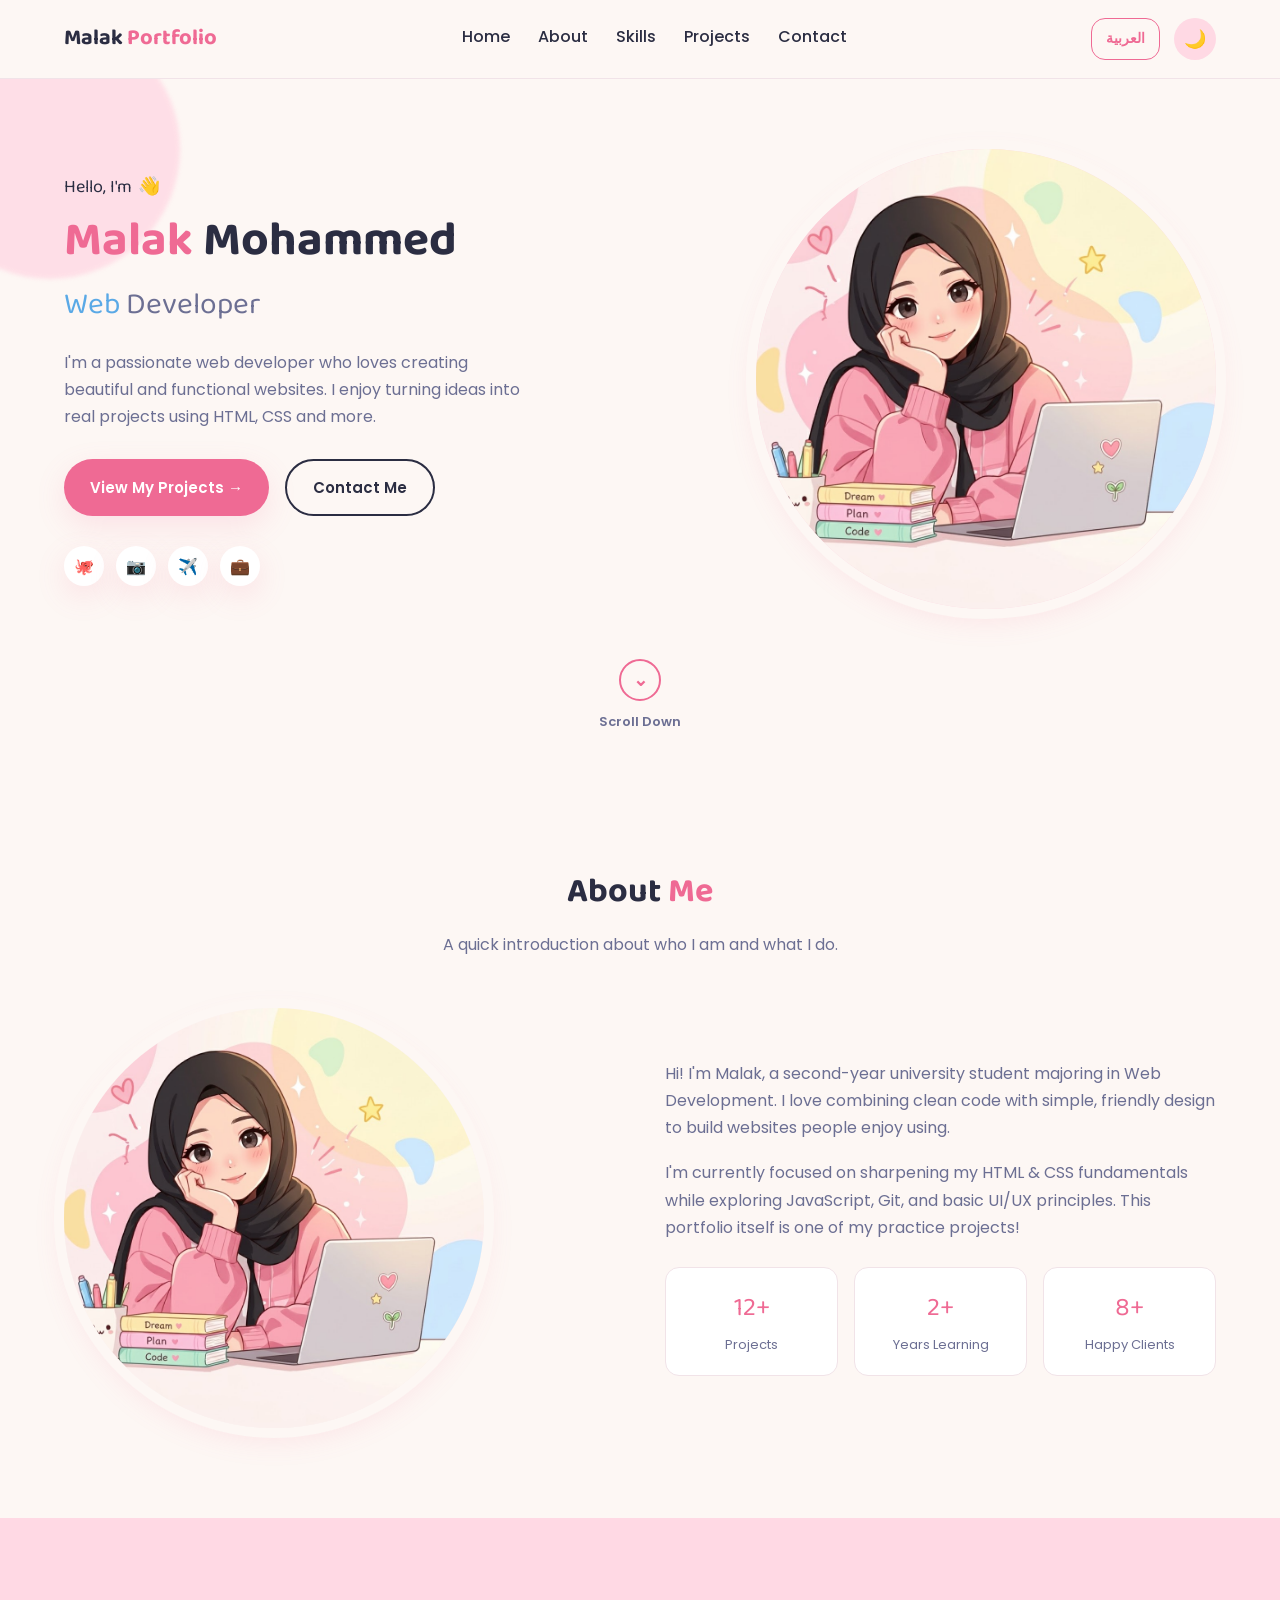
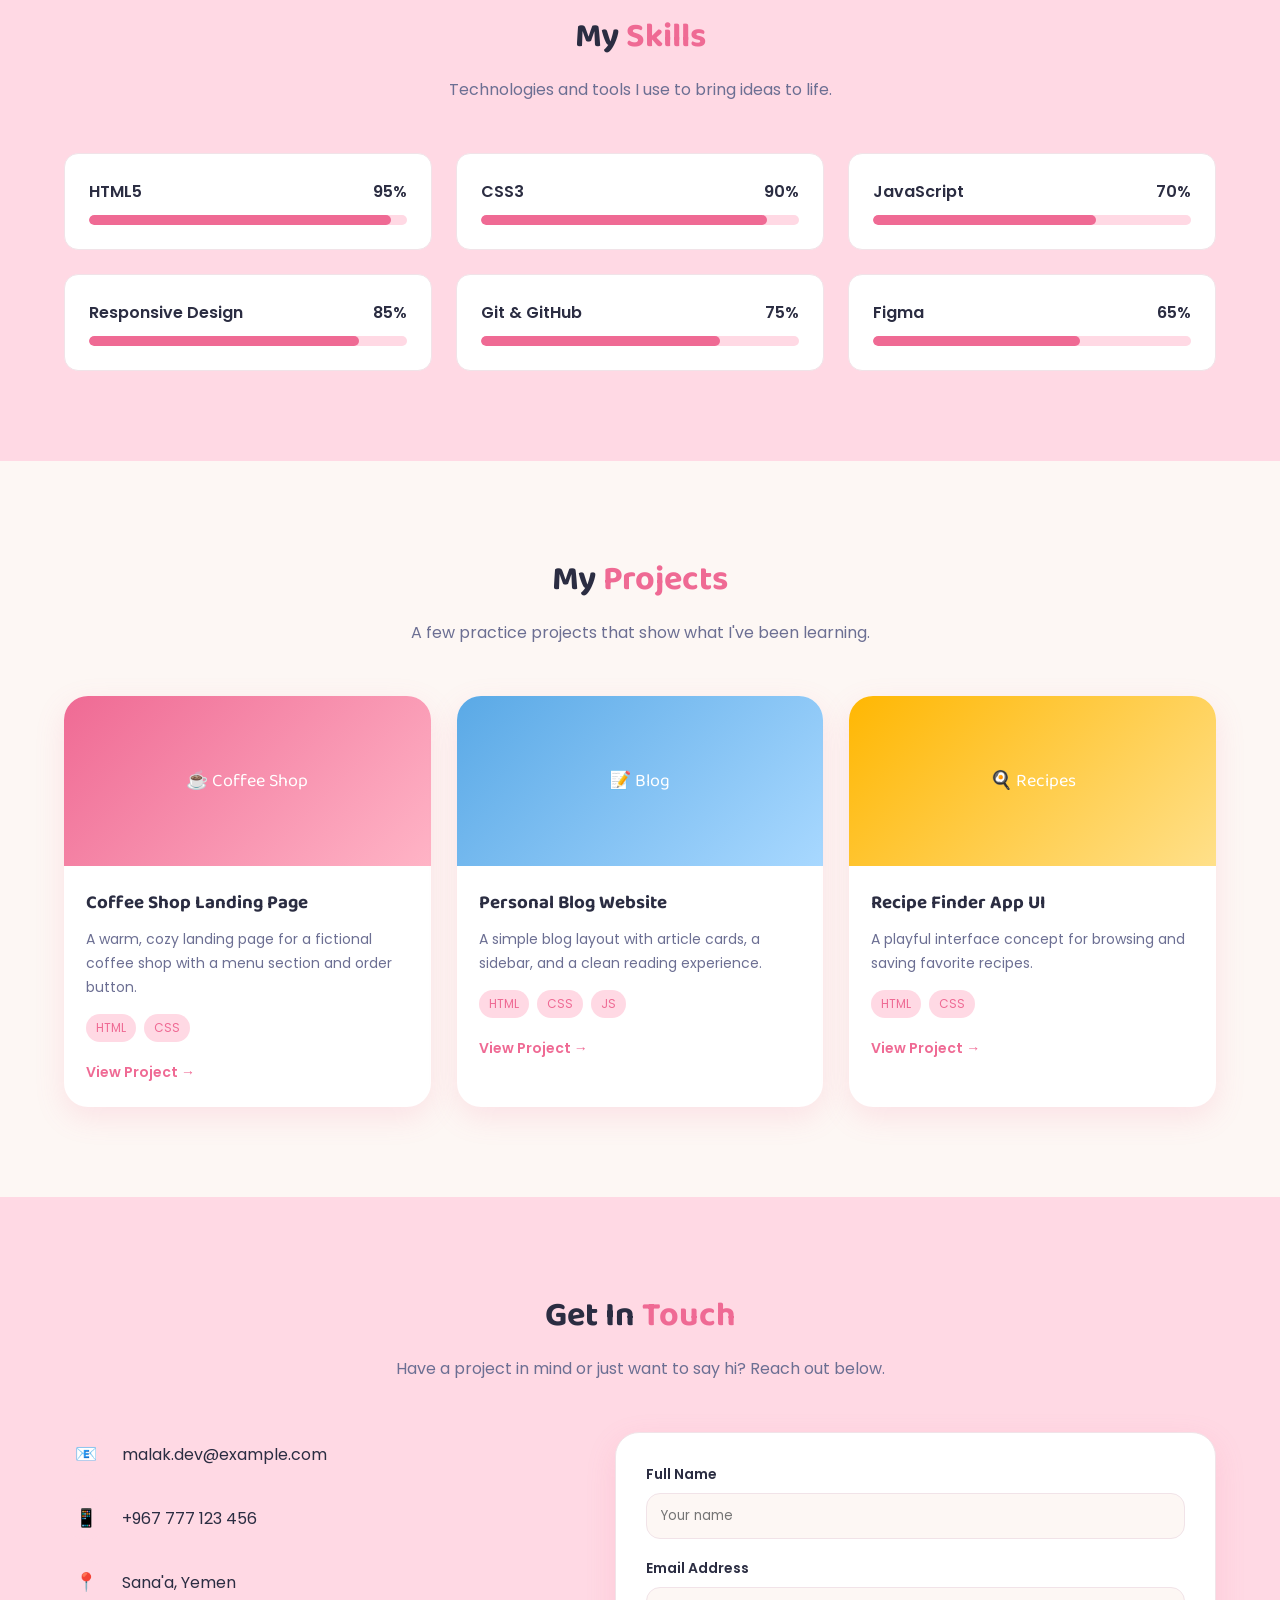
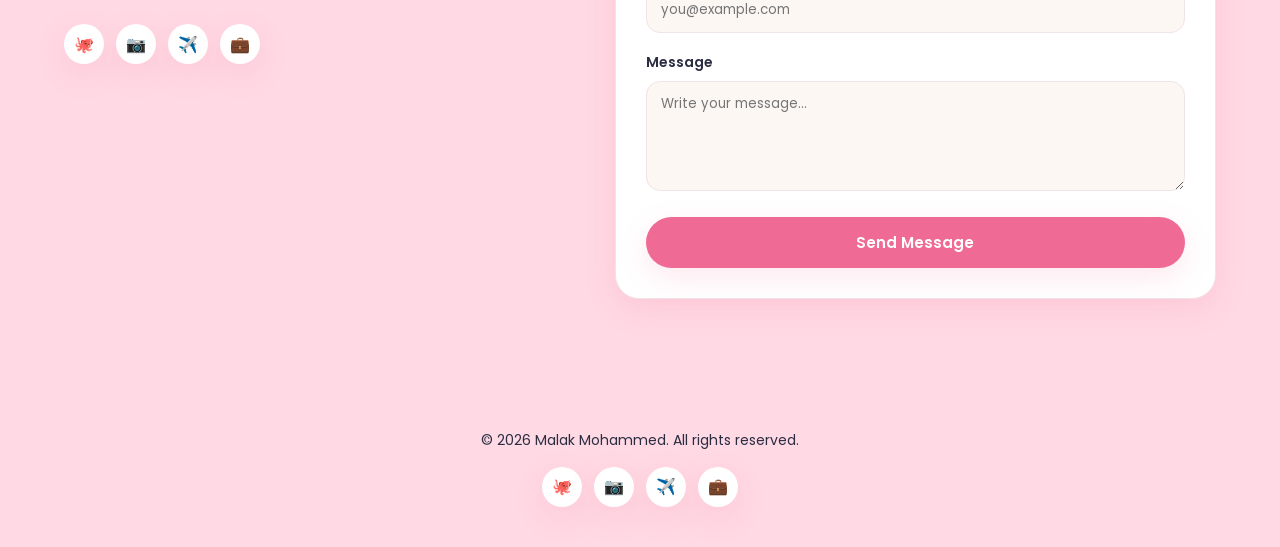
<file: index.html>
<!--
  ملف index.html - النسخة الإنجليزية (الاتجاه LTR من اليسار لليمين)
  هذا هو الهيكل (Structure) الخاص بالموقع، بينما الشكل والألوان موجودة في style.css
  أي عنصر هنا له class="..." فهذا يعني أن تنسيقه موجود في ملف CSS بنفس اسم الكلاس
-->
<!DOCTYPE html>
<!-- DOCTYPE يخبر المتصفح أن هذا المستند مكتوب بآخر نسخة من HTML (HTML5) -->
<html lang="en" dir="ltr">
  <!-- lang="en" يخبر المتصفح ومحركات البحث أن لغة المحتوى إنجليزية -->
  <!-- dir="ltr" يحدد اتجاه الكتابة من اليسار لليمين (الوضع الطبيعي للإنجليزية) -->

  <head>
    <!-- كل ما بداخل head لا يظهر على الصفحة مباشرة، بل معلومات تهيئة للمتصفح -->
    <meta charset="UTF-8" />
    <!-- يحدد ترميز الأحرف UTF-8 حتى تظهر كل الرموز والإيموجي بشكل صحيح -->
    <meta name="viewport" content="width=device-width, initial-scale=1.0" />
    <!-- يجعل الصفحة تتكيف تلقائياً مع عرض شاشة الجهاز (موبايل/تابلت/كمبيوتر) -->
    <title>Malak Mohammed | Web Developer Portfolio</title>
    <!-- العنوان الذي يظهر في تبويب المتصفح -->

    <!-- استيراد خطوط Google Fonts: Baloo 2 للعناوين المستديرة، Poppins للنصوص العادية -->
    <link rel="preconnect" href="https://fonts.googleapis.com" />
    <link rel="preconnect" href="https://fonts.gstatic.com" crossorigin />
    <link
      href="https://fonts.googleapis.com/css2?family=Baloo+2:wght@500;600;700&family=Poppins:wght@400;500;600&display=swap"
      rel="stylesheet"
    />

    <!-- ربط ملف التنسيق الخارجي: كل شكل وألوان هذه الصفحة موجودة هناك -->
    <link rel="stylesheet" href="style.css" />
  </head>

  <body>
    <!-- checkbox مخفي خاص بتبديل الوضع الليلي، يجب أن يكون أول عنصر داخل body
         حتى نقدر نستخدم محدد CSS الأخوة ( ~ ) على العنصر اللي بعده مباشرة -->
    <input type="checkbox" id="theme-toggle" />

    <!-- كل محتوى الصفحة بالكامل محاط بهذا العنصر، لأن CSS يستهدفه عند تفعيل الوضع الليلي -->
    <div class="page-wrapper">
      <!-- ====================== الهيدر وشريط التنقل ====================== -->
      <header class="navbar">
        <div class="container">
          <!-- شعار الموقع، يحتوي على اسم مميز داخل span -->
          <div class="logo">Malak <span>Portfolio</span></div>

          <!-- روابط القائمة، كل رابط يشير إلى id موجود في قسم معين بالصفحة
               وهذا ما يجعلها "تنتقل" عند الضغط (Anchor Links) -->
          <nav class="nav-links">
            <a href="#home">Home</a>
            <a href="#about">About</a>
            <a href="#skills">Skills</a>
            <a href="#projects">Projects</a>
            <a href="#contact">Contact</a>
          </nav>

          <div class="nav-actions">
            <!-- رابط تبديل اللغة: ينقل المستخدم لملف الصفحة العربية بالكامل
                 (لأننا نستخدم HTML/CSS فقط بدون JavaScript، فالتبديل يتم بصفحة منفصلة) -->
            <a href="index-ar.html" class="lang-switch">العربية</a>

            <!-- label مرتبط بالـ checkbox عن طريق for="theme-toggle"
                 الضغط على label هذا يُعتبر نفس الضغط على checkbox نفسه -->
            <label for="theme-toggle" class="theme-label" aria-label="Toggle dark mode">
              <span class="icon-moon">🌙</span>
              <span class="icon-sun">☀️</span>
            </label>
          </div>
        </div>
      </header>

      <!-- ====================== قسم الهيرو (الصفحة الرئيسية) ====================== -->
      <section class="hero" id="home">
        <!-- بلوب وردي واحد فقط للتجميل، بعيداً عن الصورة حتى لا يتعارض مع ألوانها الداخلية -->
        <div class="blob blob-pink"></div>

        <div class="container">
          <!-- العمود الأول: النص والأزرار -->
          <div class="hero-text">
            <p class="hero-greeting">Hello, I'm <span>👋</span></p>

            <h1>
              <span class="highlight">Malak</span> Mohammed
            </h1>

            <p class="role"><span class="highlight-blue">Web</span> Developer</p>

            <p class="description">
              I'm a passionate web developer who loves creating beautiful and
              functional websites. I enjoy turning ideas into real projects
              using HTML, CSS and more.
            </p>

            <div class="hero-buttons">
              <!-- زر يأخذ المستخدم مباشرة لقسم Projects عن طريق الرابط #projects -->
              <a href="#projects" class="btn btn-primary">View My Projects →</a>
              <!-- زر يأخذ المستخدم مباشرة لقسم Contact -->
              <a href="#contact" class="btn btn-outline">Contact Me</a>
            </div>

            <!-- أيقونات التواصل الاجتماعي، كل واحدة رابط خارجي حقيقي قابل للنقر -->
            <div class="social-icons">
              <a href="https://github.com" target="_blank" rel="noopener">🐙</a>
              <a href="https://instagram.com" target="_blank" rel="noopener">📷</a>
              <a href="https://t.me" target="_blank" rel="noopener">✈️</a>
              <a href="https://linkedin.com" target="_blank" rel="noopener">💼</a>
            </div>
          </div>

          <!-- العمود الثاني: صورة الشخصية -->
          <div class="hero-image-wrap">
            <!-- illustration.png صورة نظيفة ومربعة بدون أي نص زائد، class="portrait-crop" يجعلها تملأ الشكل الدائري بتناسق -->
            <img src="illustration.png" alt="Illustration of Malak working on her laptop" class="portrait-crop" />
          </div>
        </div>

        <!-- رابط حقيقي (<a>) وليس مجرد نص، لذلك هو قابل للنقر فعلياً وينقل المستخدم بسلاسة لقسم About بفضل href="#about" و scroll-behavior:smooth في CSS -->
        <a href="#about" class="scroll-hint">
          <span class="scroll-circle">⌄</span>
          <span>Scroll Down</span>
        </a>
      </section>

      <!-- ====================== قسم About (نبذة عني) ====================== -->
      <section class="section" id="about">
        <div class="container">
          <h2 class="section-title">About <span class="highlight">Me</span></h2>
          <p class="section-subtitle">
            A quick introduction about who I am and what I do.
          </p>

          <div class="about-grid">
            <!-- نفس الصورة تُستخدم هنا بقص مختلف لإظهارها كصورة شخصية مربعة -->
            <div class="about-image">
              <img src="illustration.png" alt="Malak Mohammed portrait" class="portrait-crop" />
            </div>

            <div class="about-text">
              <p>
                Hi! I'm Malak, a second-year university student majoring in
                Web Development. I love combining clean code with simple,
                friendly design to build websites people enjoy using.
              </p>
              <p>
                I'm currently focused on sharpening my HTML &amp; CSS
                fundamentals while exploring JavaScript, Git, and basic UI/UX
                principles. This portfolio itself is one of my practice
                projects!
              </p>

              <!-- بطاقات إحصائية وهمية فقط للعرض -->
              <div class="about-stats">
                <div class="stat-card">
                  <span class="number">12+</span>
                  <span class="label">Projects</span>
                </div>
                <div class="stat-card">
                  <span class="number">2+</span>
                  <span class="label">Years Learning</span>
                </div>
                <div class="stat-card">
                  <span class="number">8+</span>
                  <span class="label">Happy Clients</span>
                </div>
              </div>
            </div>
          </div>
        </div>
      </section>

      <!-- ====================== قسم Skills (المهارات) ====================== -->
      <section class="section" id="skills" style="background:var(--color-primary-light)">
        <!-- خلفية وردية فاتحة مباشرة هنا لتمييز هذا القسم عن الأقسام المجاورة -->
        <div class="container">
          <h2 class="section-title">My <span class="highlight">Skills</span></h2>
          <p class="section-subtitle">
            Technologies and tools I use to bring ideas to life.
          </p>

          <div class="skills-grid">
            <!-- كل بطاقة مهارة فيها اسم ونسبة مئوية، والعرض الفعلي للشريط
                 يتحدد بالسمة style="width:...%" لأن كل مهارة نسبتها مختلفة -->
            <div class="skill-card">
              <div class="skill-top"><span>HTML5</span><span>95%</span></div>
              <div class="progress-bar"><div class="progress-fill" style="width: 95%"></div></div>
            </div>

            <div class="skill-card">
              <div class="skill-top"><span>CSS3</span><span>90%</span></div>
              <div class="progress-bar"><div class="progress-fill" style="width: 90%"></div></div>
            </div>

            <div class="skill-card">
              <div class="skill-top"><span>JavaScript</span><span>70%</span></div>
              <div class="progress-bar"><div class="progress-fill" style="width: 70%"></div></div>
            </div>

            <div class="skill-card">
              <div class="skill-top"><span>Responsive Design</span><span>85%</span></div>
              <div class="progress-bar"><div class="progress-fill" style="width: 85%"></div></div>
            </div>

            <div class="skill-card">
              <div class="skill-top"><span>Git &amp; GitHub</span><span>75%</span></div>
              <div class="progress-bar"><div class="progress-fill" style="width: 75%"></div></div>
            </div>

            <div class="skill-card">
              <div class="skill-top"><span>Figma</span><span>65%</span></div>
              <div class="progress-bar"><div class="progress-fill" style="width: 65%"></div></div>
            </div>
          </div>
        </div>
      </section>

      <!-- ====================== قسم Projects (المشاريع) ====================== -->
      <section class="section" id="projects">
        <div class="container">
          <h2 class="section-title">My <span class="highlight">Projects</span></h2>
          <p class="section-subtitle">
            A few practice projects that show what I've been learning.
          </p>

          <div class="projects-grid">
            <!-- بطاقة مشروع 1 -->
            <article class="project-card">
              <div class="project-thumb thumb-1">☕ Coffee Shop</div>
              <div class="project-body">
                <h3>Coffee Shop Landing Page</h3>
                <p>A warm, cozy landing page for a fictional coffee shop with a menu section and order button.</p>
                <div class="project-tags"><span>HTML</span><span>CSS</span></div>
                <a href="https://github.com" target="_blank" rel="noopener" class="project-link">View Project →</a>
              </div>
            </article>

            <!-- بطاقة مشروع 2 -->
            <article class="project-card">
              <div class="project-thumb thumb-2">📝 Blog</div>
              <div class="project-body">
                <h3>Personal Blog Website</h3>
                <p>A simple blog layout with article cards, a sidebar, and a clean reading experience.</p>
                <div class="project-tags"><span>HTML</span><span>CSS</span><span>JS</span></div>
                <a href="https://github.com" target="_blank" rel="noopener" class="project-link">View Project →</a>
              </div>
            </article>

            <!-- بطاقة مشروع 3 -->
            <article class="project-card">
              <div class="project-thumb thumb-3">🍳 Recipes</div>
              <div class="project-body">
                <h3>Recipe Finder App UI</h3>
                <p>A playful interface concept for browsing and saving favorite recipes.</p>
                <div class="project-tags"><span>HTML</span><span>CSS</span></div>
                <a href="https://github.com" target="_blank" rel="noopener" class="project-link">View Project →</a>
              </div>
            </article>
          </div>
        </div>
      </section>

      <!-- ====================== قسم Contact (التواصل) ====================== -->
      <section class="section" id="contact" style="background:var(--color-primary-light)">
        <div class="container">
          <h2 class="section-title">Get In <span class="highlight">Touch</span></h2>
          <p class="section-subtitle">
            Have a project in mind or just want to say hi? Reach out below.
          </p>

          <div class="contact-grid">
            <!-- معلومات التواصل المباشرة (بيانات وهمية) -->
            <div class="contact-info">
              <div class="info-item">
                <span class="info-icon">📧</span>
                <span>malak.dev@example.com</span>
              </div>
              <div class="info-item">
                <span class="info-icon">📱</span>
                <span>+967 777 123 456</span>
              </div>
              <div class="info-item">
                <span class="info-icon">📍</span>
                <span>Sana'a, Yemen</span>
              </div>

              <div class="social-icons">
                <a href="https://github.com" target="_blank" rel="noopener">🐙</a>
                <a href="https://instagram.com" target="_blank" rel="noopener">📷</a>
                <a href="https://t.me" target="_blank" rel="noopener">✈️</a>
                <a href="https://linkedin.com" target="_blank" rel="noopener">💼</a>
              </div>
            </div>

            <!-- نموذج تواصل: بما أنه لا يوجد JavaScript أو سيرفر، action="#"
                 يعني أن الضغط على إرسال سيعيد تحميل نفس الصفحة فقط (للعرض التوضيحي) -->
            <form class="contact-form" action="#" method="get">
              <div class="form-group">
                <label for="name">Full Name</label>
                <!-- required تجعل المتصفح يرفض الإرسال إذا كان الحقل فارغاً، تحقق بدون JavaScript -->
                <input type="text" id="name" name="name" placeholder="Your name" required />
              </div>
              <div class="form-group">
                <label for="email">Email Address</label>
                <input type="email" id="email" name="email" placeholder="you@example.com" required />
              </div>
              <div class="form-group">
                <label for="message">Message</label>
                <textarea id="message" name="message" placeholder="Write your message..." required></textarea>
              </div>
              <button type="submit" class="btn btn-primary">Send Message</button>
            </form>
          </div>
        </div>
      </section>

      <!-- ====================== الفوتر ====================== -->
      <footer class="footer">
        <p>© 2026 Malak Mohammed. All rights reserved.</p>
        <div class="social-icons">
          <a href="https://github.com" target="_blank" rel="noopener">🐙</a>
          <a href="https://instagram.com" target="_blank" rel="noopener">📷</a>
          <a href="https://t.me" target="_blank" rel="noopener">✈️</a>
          <a href="https://linkedin.com" target="_blank" rel="noopener">💼</a>
        </div>
      </footer>
    </div>
    <!-- نهاية .page-wrapper -->
  </body>
</html>
</file>
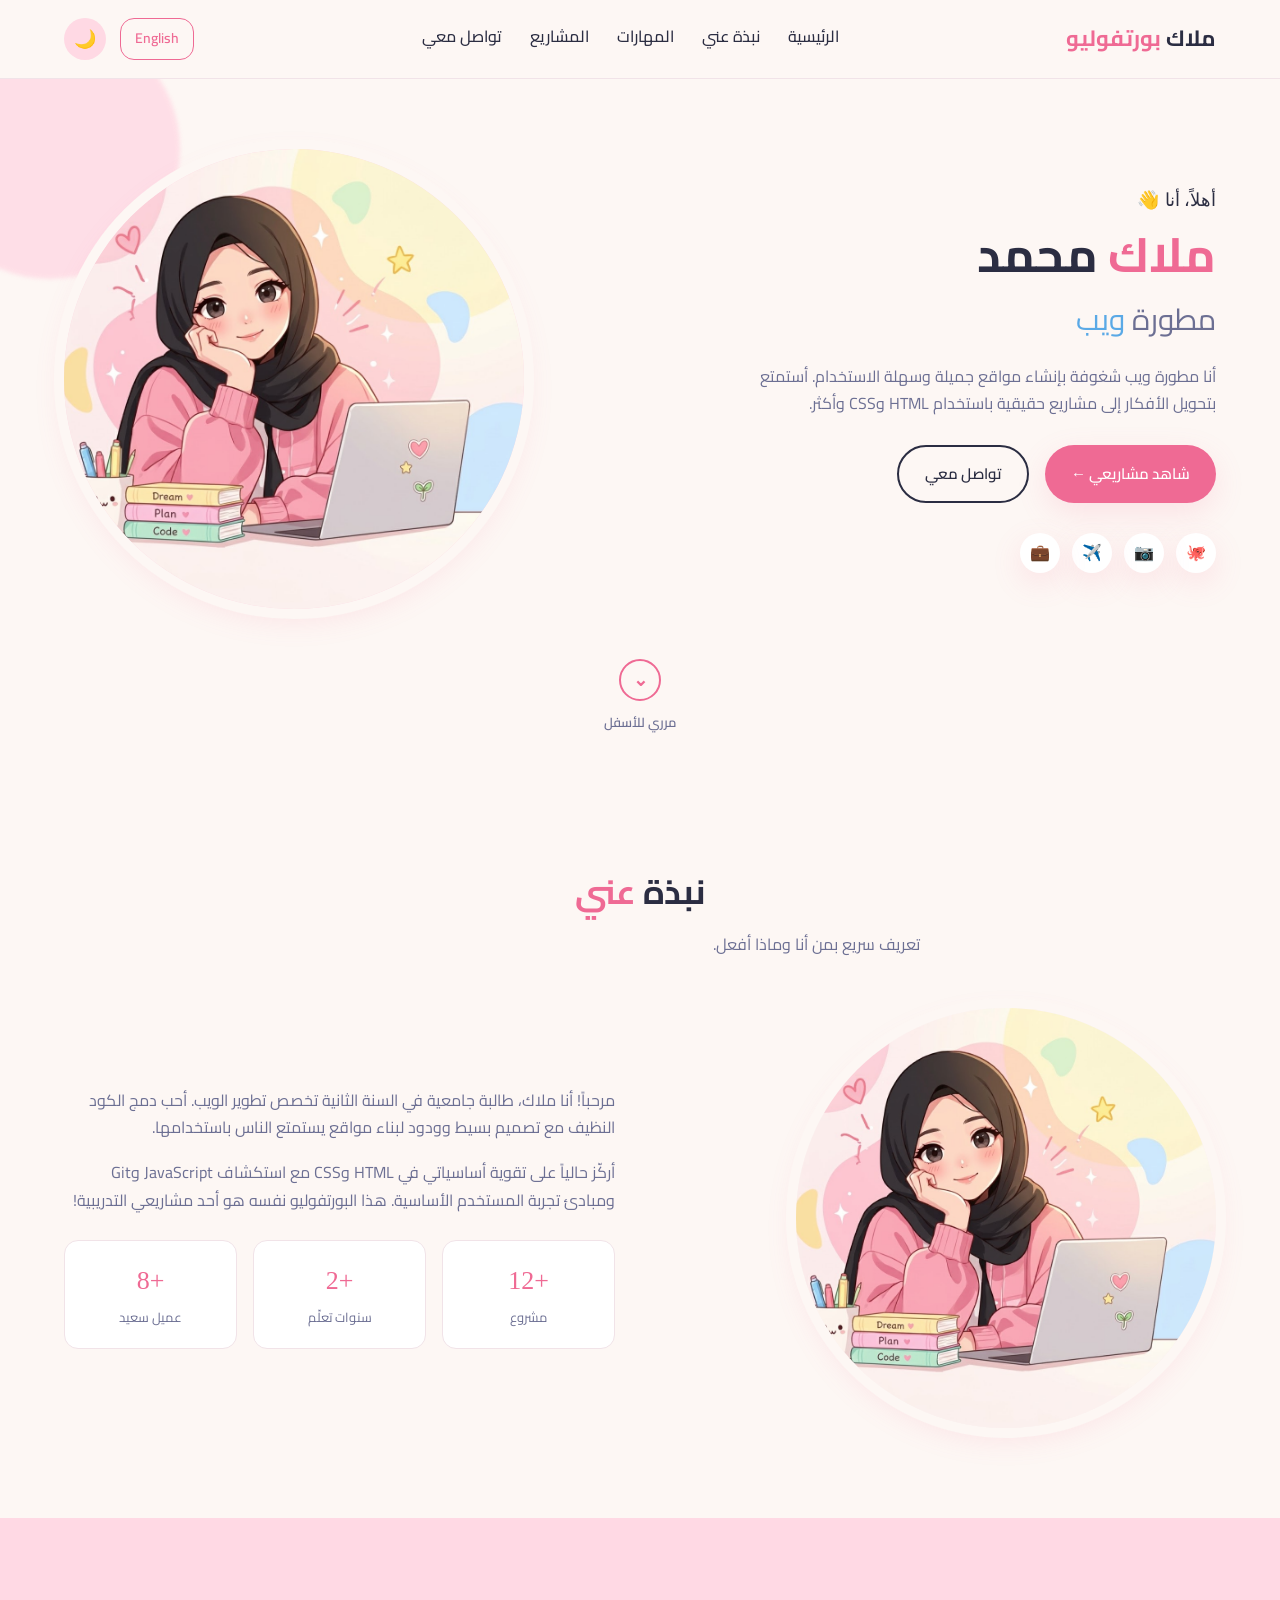
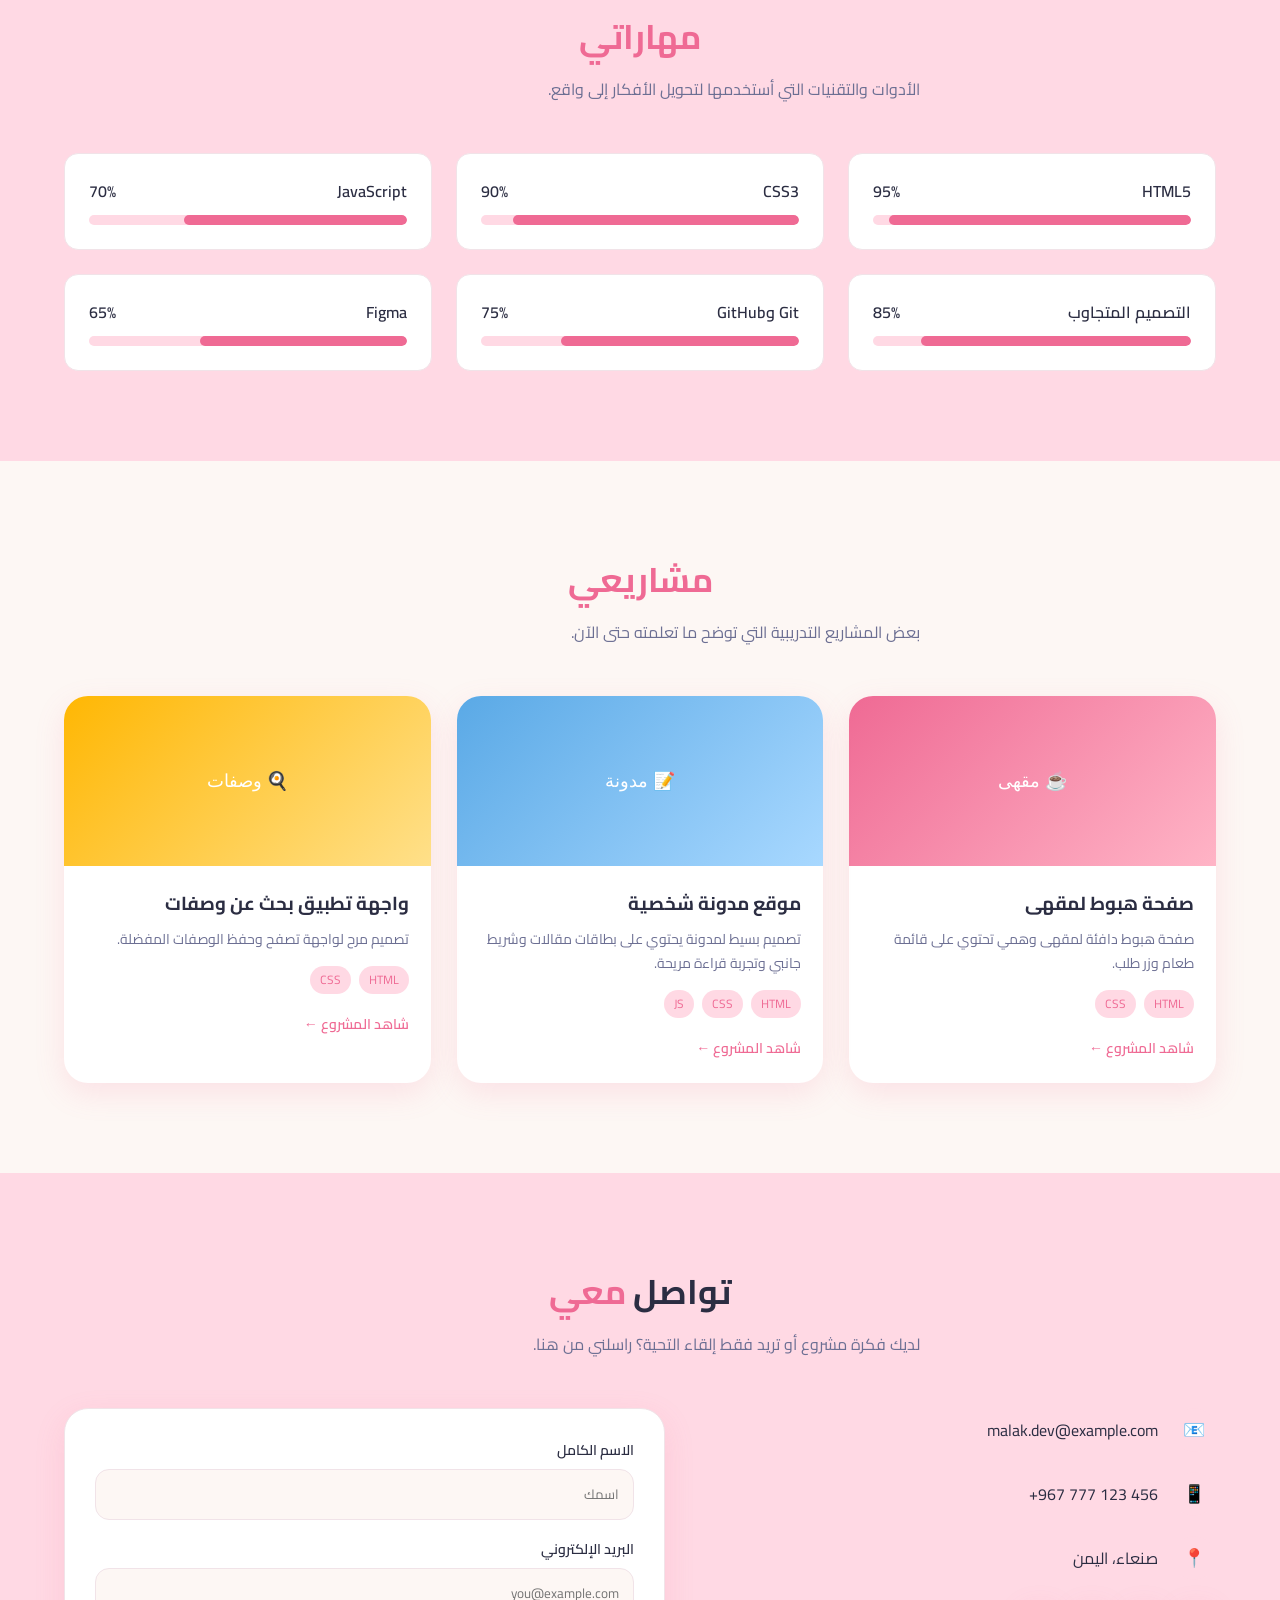
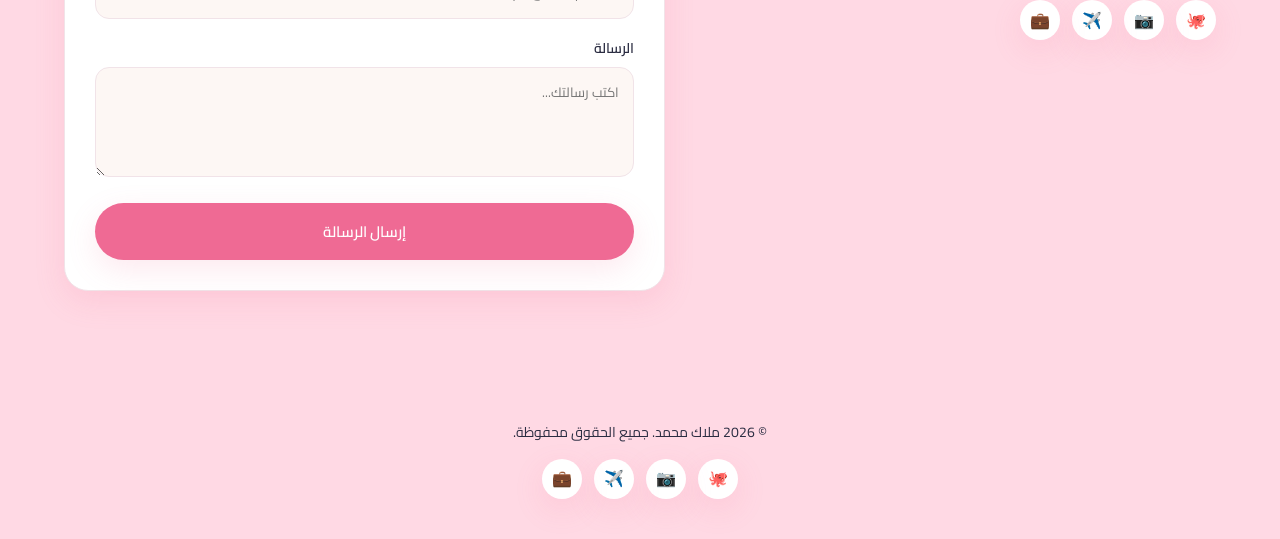
<file: index-ar.html>
<!--
  ملف index-ar.html - النسخة العربية (الاتجاه RTL من اليمين لليسار)
  نفس بالضبط هيكل index.html لكن النصوص مترجمة، و dir="rtl" يقلب اتجاه الصفحة تلقائياً
  (الشعار ينتقل لليمين، القائمة والأزرار تتوزع بعكس الاتجاه، وهكذا)
-->
<!DOCTYPE html>
<html lang="ar" dir="rtl">
  <!-- lang="ar" = اللغة عربية. dir="rtl" = الكتابة من اليمين لليسار، وهذا ما يفعّل
       قواعد [dir="rtl"] الموجودة في ملف style.css تلقائياً -->

  <head>
    <meta charset="UTF-8" />
    <meta name="viewport" content="width=device-width, initial-scale=1.0" />
    <title>ملاك محمد | بورتفوليو مطورة ويب</title>

    <!-- خط Cairo هو خط عربي مستدير ودود، يُستخدم فعلياً من داخل style.css
         عبر قاعدة [dir="rtl"] body { font-family: 'Cairo', sans-serif; } -->
    <link rel="preconnect" href="https://fonts.googleapis.com" />
    <link rel="preconnect" href="https://fonts.gstatic.com" crossorigin />
    <link
      href="https://fonts.googleapis.com/css2?family=Cairo:wght@500;600;700&display=swap"
      rel="stylesheet"
    />

    <!-- نفس ملف CSS المستخدم في النسخة الإنجليزية، لأن كل الألوان والأحجام مشتركة -->
    <link rel="stylesheet" href="style.css" />
  </head>

  <body>
    <!-- checkbox الوضع الليلي، نفس الفكرة المشروحة في index.html -->
    <input type="checkbox" id="theme-toggle" />

    <div class="page-wrapper">
      <!-- ====================== الهيدر وشريط التنقل ====================== -->
      <header class="navbar">
        <div class="container">
          <div class="logo">ملاك <span>بورتفوليو</span></div>

          <nav class="nav-links">
            <a href="#home">الرئيسية</a>
            <a href="#about">نبذة عني</a>
            <a href="#skills">المهارات</a>
            <a href="#projects">المشاريع</a>
            <a href="#contact">تواصل معي</a>
          </nav>

          <div class="nav-actions">
            <!-- الرجوع للنسخة الإنجليزية -->
            <a href="index.html" class="lang-switch">English</a>

            <label for="theme-toggle" class="theme-label" aria-label="تبديل الوضع الليلي">
              <span class="icon-moon">🌙</span>
              <span class="icon-sun">☀️</span>
            </label>
          </div>
        </div>
      </header>

      <!-- ====================== قسم الهيرو ====================== -->
      <section class="hero" id="home">
        <!-- بلوب وردي واحد فقط للتجميل، بعيداً عن الصورة حتى لا يتعارض مع ألوانها الداخلية -->
        <div class="blob blob-pink"></div>

        <div class="container">
          <div class="hero-text">
            <p class="hero-greeting">أهلاً، أنا <span>👋</span></p>

            <h1><span class="highlight">ملاك</span> محمد</h1>

            <p class="role">مطورة <span class="highlight-blue">ويب</span></p>

            <p class="description">
              أنا مطورة ويب شغوفة بإنشاء مواقع جميلة وسهلة الاستخدام.
              أستمتع بتحويل الأفكار إلى مشاريع حقيقية باستخدام HTML وCSS وأكثر.
            </p>

            <div class="hero-buttons">
              <a href="#projects" class="btn btn-primary">شاهد مشاريعي ←</a>
              <a href="#contact" class="btn btn-outline">تواصل معي</a>
            </div>

            <div class="social-icons">
              <a href="https://github.com" target="_blank" rel="noopener">🐙</a>
              <a href="https://instagram.com" target="_blank" rel="noopener">📷</a>
              <a href="https://t.me" target="_blank" rel="noopener">✈️</a>
              <a href="https://linkedin.com" target="_blank" rel="noopener">💼</a>
            </div>
          </div>

          <div class="hero-image-wrap">
            <!-- illustration.png صورة نظيفة ومربعة بدون أي نص زائد -->
            <img src="illustration.png" alt="رسمة توضيحية لملاك وهي تعمل على الحاسوب" class="portrait-crop" />
          </div>
        </div>

        <!-- رابط حقيقي (<a>) قابل للنقر، ينقل المستخدم بسلاسة لقسم "نبذة عني" -->
        <a href="#about" class="scroll-hint">
          <span class="scroll-circle">⌄</span>
          <span>مرري للأسفل</span>
        </a>
      </section>

      <!-- ====================== قسم نبذة عني ====================== -->
      <section class="section" id="about">
        <div class="container">
          <h2 class="section-title">نبذة <span class="highlight">عني</span></h2>
          <p class="section-subtitle">تعريف سريع بمن أنا وماذا أفعل.</p>

          <div class="about-grid">
            <div class="about-image">
              <img src="illustration.png" alt="صورة شخصية لملاك محمد" class="portrait-crop" />
            </div>

            <div class="about-text">
              <p>
                مرحباً! أنا ملاك، طالبة جامعية في السنة الثانية تخصص تطوير الويب.
                أحب دمج الكود النظيف مع تصميم بسيط وودود لبناء مواقع يستمتع الناس باستخدامها.
              </p>
              <p>
                أركّز حالياً على تقوية أساسياتي في HTML وCSS مع استكشاف JavaScript
                وGit ومبادئ تجربة المستخدم الأساسية. هذا البورتفوليو نفسه هو أحد مشاريعي التدريبية!
              </p>

              <div class="about-stats">
                <div class="stat-card">
                  <span class="number">+12</span>
                  <span class="label">مشروع</span>
                </div>
                <div class="stat-card">
                  <span class="number">+2</span>
                  <span class="label">سنوات تعلّم</span>
                </div>
                <div class="stat-card">
                  <span class="number">+8</span>
                  <span class="label">عميل سعيد</span>
                </div>
              </div>
            </div>
          </div>
        </div>
      </section>

      <!-- ====================== قسم المهارات ====================== -->
      <section class="section" id="skills" style="background:var(--color-primary-light)">
        <div class="container">
          <h2 class="section-title"><span class="highlight">مهاراتي</span></h2>
          <p class="section-subtitle">الأدوات والتقنيات التي أستخدمها لتحويل الأفكار إلى واقع.</p>

          <div class="skills-grid">
            <div class="skill-card">
              <div class="skill-top"><span>HTML5</span><span>95%</span></div>
              <div class="progress-bar"><div class="progress-fill" style="width: 95%"></div></div>
            </div>

            <div class="skill-card">
              <div class="skill-top"><span>CSS3</span><span>90%</span></div>
              <div class="progress-bar"><div class="progress-fill" style="width: 90%"></div></div>
            </div>

            <div class="skill-card">
              <div class="skill-top"><span>JavaScript</span><span>70%</span></div>
              <div class="progress-bar"><div class="progress-fill" style="width: 70%"></div></div>
            </div>

            <div class="skill-card">
              <div class="skill-top"><span>التصميم المتجاوب</span><span>85%</span></div>
              <div class="progress-bar"><div class="progress-fill" style="width: 85%"></div></div>
            </div>

            <div class="skill-card">
              <div class="skill-top"><span>Git وGitHub</span><span>75%</span></div>
              <div class="progress-bar"><div class="progress-fill" style="width: 75%"></div></div>
            </div>

            <div class="skill-card">
              <div class="skill-top"><span>Figma</span><span>65%</span></div>
              <div class="progress-bar"><div class="progress-fill" style="width: 65%"></div></div>
            </div>
          </div>
        </div>
      </section>

      <!-- ====================== قسم المشاريع ====================== -->
      <section class="section" id="projects">
        <div class="container">
          <h2 class="section-title"><span class="highlight">مشاريعي</span></h2>
          <p class="section-subtitle">بعض المشاريع التدريبية التي توضح ما تعلمته حتى الآن.</p>

          <div class="projects-grid">
            <article class="project-card">
              <div class="project-thumb thumb-1">☕ مقهى</div>
              <div class="project-body">
                <h3>صفحة هبوط لمقهى</h3>
                <p>صفحة هبوط دافئة لمقهى وهمي تحتوي على قائمة طعام وزر طلب.</p>
                <div class="project-tags"><span>HTML</span><span>CSS</span></div>
                <a href="https://github.com" target="_blank" rel="noopener" class="project-link">شاهد المشروع ←</a>
              </div>
            </article>

            <article class="project-card">
              <div class="project-thumb thumb-2">📝 مدونة</div>
              <div class="project-body">
                <h3>موقع مدونة شخصية</h3>
                <p>تصميم بسيط لمدونة يحتوي على بطاقات مقالات وشريط جانبي وتجربة قراءة مريحة.</p>
                <div class="project-tags"><span>HTML</span><span>CSS</span><span>JS</span></div>
                <a href="https://github.com" target="_blank" rel="noopener" class="project-link">شاهد المشروع ←</a>
              </div>
            </article>

            <article class="project-card">
              <div class="project-thumb thumb-3">🍳 وصفات</div>
              <div class="project-body">
                <h3>واجهة تطبيق بحث عن وصفات</h3>
                <p>تصميم مرح لواجهة تصفح وحفظ الوصفات المفضلة.</p>
                <div class="project-tags"><span>HTML</span><span>CSS</span></div>
                <a href="https://github.com" target="_blank" rel="noopener" class="project-link">شاهد المشروع ←</a>
              </div>
            </article>
          </div>
        </div>
      </section>

      <!-- ====================== قسم التواصل ====================== -->
      <section class="section" id="contact" style="background:var(--color-primary-light)">
        <div class="container">
          <h2 class="section-title">تواصل <span class="highlight">معي</span></h2>
          <p class="section-subtitle">لديك فكرة مشروع أو تريد فقط إلقاء التحية؟ راسلني من هنا.</p>

          <div class="contact-grid">
            <div class="contact-info">
              <div class="info-item">
                <span class="info-icon">📧</span>
                <span>malak.dev@example.com</span>
              </div>
              <div class="info-item">
                <span class="info-icon">📱</span>
                <!-- dir="ltr" هنا يجبر رقم الهاتف على الظهور بترتيبه الصحيح من اليسار لليمين حتى داخل صفحة عربية RTL -->
                <span dir="ltr">+967 777 123 456</span>
              </div>
              <div class="info-item">
                <span class="info-icon">📍</span>
                <span>صنعاء، اليمن</span>
              </div>

              <div class="social-icons">
                <a href="https://github.com" target="_blank" rel="noopener">🐙</a>
                <a href="https://instagram.com" target="_blank" rel="noopener">📷</a>
                <a href="https://t.me" target="_blank" rel="noopener">✈️</a>
                <a href="https://linkedin.com" target="_blank" rel="noopener">💼</a>
              </div>
            </div>

            <form class="contact-form" action="#" method="get">
              <div class="form-group">
                <label for="name">الاسم الكامل</label>
                <input type="text" id="name" name="name" placeholder="اسمك" required />
              </div>
              <div class="form-group">
                <label for="email">البريد الإلكتروني</label>
                <input type="email" id="email" name="email" placeholder="you@example.com" required />
              </div>
              <div class="form-group">
                <label for="message">الرسالة</label>
                <textarea id="message" name="message" placeholder="اكتب رسالتك..." required></textarea>
              </div>
              <button type="submit" class="btn btn-primary">إرسال الرسالة</button>
            </form>
          </div>
        </div>
      </section>

      <!-- ====================== الفوتر ====================== -->
      <footer class="footer">
        <p>© 2026 ملاك محمد. جميع الحقوق محفوظة.</p>
        <div class="social-icons">
          <a href="https://github.com" target="_blank" rel="noopener">🐙</a>
          <a href="https://instagram.com" target="_blank" rel="noopener">📷</a>
          <a href="https://t.me" target="_blank" rel="noopener">✈️</a>
          <a href="https://linkedin.com" target="_blank" rel="noopener">💼</a>
        </div>
      </footer>
    </div>
  </body>
</html>
</file>
<file: style.css>
/* ====================================================================
   ملف style.css
   هذا هو ملف التنسيق (CSS) المسؤول عن شكل وألوان وتخطيط الموقع بالكامل.
   يتم ربط هذا الملف بصفحات HTML عن طريق وسم <link rel="stylesheet" href="style.css">
   الموجود داخل <head> في كل صفحة HTML.
   كل "كلاس" (class) هنا مكتوب في هذا الملف، نفس الاسم موجود في HTML
   داخل السمة class="..." وهذا هو الرابط بين الملفين.
   ==================================================================== */

/* -----------------------------
   1) المتغيرات اللونية (CSS Variables)
   نعرّف هنا الألوان والخطوط مرة واحدة باسم متغير، بدل ما نكررها
   في كل سطر. أي عنصر في HTML يقدر يستخدم هذا المتغير عن طريق var(--اسم)
   ----------------------------- */
:root {
  /* اللون الوردي الأساسي (يظهر في العنوان والأزرار) */
  --color-primary: #ef6a94;          /* وردي غامق قليلاً */
  --color-primary-light: #ffd9e4;    /* وردي فاتح جداً يستخدم كخلفية */
  --color-secondary: #5aa9e6;        /* أزرق يستخدم لكلمة "Web" وبعض التفاصيل */
  --color-yellow: #ffd166;           /* أصفر للزخارف */
  --color-green: #b7e4c7;            /* أخضر فاتح للزخارف */
  --color-blue-soft: #cfe8ff;        /* أزرق فاتح للزخارف */
  --color-text: #2b2d42;             /* لون النص الأساسي (كحلي غامق) */
  --color-text-light: #6c6f93;       /* لون نص فاتح للفقرات الثانوية */
  --color-bg: #fdf7f4;               /* لون خلفية الموقع (بيج فاتح جداً) */
  --color-card: #ffffff;             /* لون خلفية الكروت/البطاقات */
  --color-border: #f1e3e8;           /* لون حدود خفيفة */
  --radius-lg: 24px;                 /* دائرية الحواف الكبيرة (كروت، صور) */
  --radius-md: 14px;                 /* دائرية الحواف المتوسطة (أزرار) */
  --shadow-soft: 0 10px 30px rgba(239, 106, 148, 0.15); /* ظل ناعم وردي */
  --font-heading: 'Baloo 2', cursive; /* خط العناوين المستدير الممتع */
  --font-body: 'Poppins', sans-serif; /* خط النصوص العادية */
}

/* -----------------------------
   2) إعادة ضبط عامة (Reset)
   المتصفحات تضيف هوامش افتراضية مختلفة، فنصفرها هنا كي يكون التصميم
   متطابق في كل المتصفحات ونتحكم نحن في المسافات يدوياً.
   ----------------------------- */
* {
  margin: 0;              /* إلغاء أي هامش خارجي افتراضي لكل العناصر */
  padding: 0;              /* إلغاء أي حشو داخلي افتراضي لكل العناصر */
  box-sizing: border-box;  /* العرض والارتفاع يحسبان مع الحدود والحشو وليس بدونهم، يسهل الحسابات */
}

html {
  scroll-behavior: smooth; /* عند الضغط على رابط داخلي (#about مثلاً) يتم التمرير بسلاسة بدل القفز المفاجئ */
}

body {
  font-family: var(--font-body); /* نستخدم متغير الخط اللي عرفناه فوق */
  background-color: var(--color-bg); /* لون خلفية الصفحة كاملة */
  color: var(--color-text);          /* لون النص الافتراضي لكل الصفحة */
  line-height: 1.7;                  /* المسافة بين سطور النص عشان القراءة تكون مريحة */
  overflow-x: hidden;                /* يمنع ظهور سكرول أفقي بسبب الأشكال الزخرفية الخارجة عن الحواف */
}

img {
  max-width: 100%;   /* الصورة لا تتجاوز عرض العنصر الحاوي لها أبداً */
  display: block;    /* إزالة الفراغ الصغير الذي يظهر أسفل الصور تلقائياً */
}

a {
  text-decoration: none; /* إزالة الخط السفلي الافتراضي من الروابط */
  color: inherit;         /* الرابط يأخذ لون النص من العنصر الأب بدل اللون الأزرق الافتراضي */
}

ul {
  list-style: none; /* إزالة النقاط الافتراضية من القوائم */
}

button {
  font-family: inherit; /* الأزرار تستخدم نفس خط الموقع وليس خط المتصفح الافتراضي */
  cursor: pointer;       /* شكل المؤشر يتحول ليد عند المرور فوق الزر، يدل أنه قابل للنقر */
  border: none;          /* إزالة الحدود الافتراضية للأزرار */
}

/* -----------------------------
   3) حاوية عامة لمحاذاة المحتوى في المنتصف
   ----------------------------- */
.container {
  width: 90%;           /* العرض 90% من الشاشة عشان يترك هامش جانبي */
  max-width: 1200px;    /* لا يتجاوز العرض 1200px حتى على الشاشات الكبيرة جداً */
  margin: 0 auto;       /* auto يمين ويسار = توسيط الحاوية أفقياً في الصفحة */
}

/* ====================================================================
   4) الوضع الليلي (Dark Mode) باستخدام خدعة الـ checkbox (CSS فقط بدون JavaScript)
   الفكرة: نضع input من نوع checkbox مخفي في أول الصفحة مباشرة بعد body،
   ثم نضع كل محتوى الصفحة داخل عنصر واحد اسمه .page-wrapper بعده مباشرة.
   بما أن checkbox و .page-wrapper أصبحا "إخوة" في نفس المستوى،
   نقدر نستخدم الرمز ~ (General Sibling) لنقول:
   "إذا كان checkbox معلّم (checked) غيّر متغيرات الألوان داخل .page-wrapper"
   وبما أن كل العناصر بالداخل تستخدم var(--color-...) فهي تتلون تلقائياً.
   ==================================================================== */
#theme-toggle {
  position: absolute; /* نخرجه من التدفق الطبيعي حتى لا يأخذ مساحة */
  opacity: 0;          /* نخفيه بصرياً لكنه يبقى موجود وقابل للنقر عن طريق label */
  pointer-events: none; /* نمنع النقر المباشر عليه (سننقر على label بدلاً منه) */
}

/* عندما يكون checkbox معلّم (checked) نعيد تعريف المتغيرات اللونية بقيم داكنة */
#theme-toggle:checked ~ .page-wrapper {
  --color-bg: #1b1b2f;        /* خلفية داكنة */
  --color-text: #f1f1f6;      /* نص فاتح يناسب الخلفية الداكنة */
  --color-text-light: #b8b8d1;/* نص ثانوي أفتح قليلاً من الخلفية */
  --color-card: #26263f;      /* خلفية الكروت داكنة */
  --color-border: #35355a;    /* حدود داكنة */
  --color-primary-light: #3a2233; /* وردي داكن كخلفية بدل الفاتح */
}

/* زر تبديل الوضع الليلي نفسه: نصمم شكله كدائرة صغيرة فيها أيقونة */
.theme-label {
  width: 42px;                       /* عرض الدائرة */
  height: 42px;                      /* ارتفاع الدائرة */
  border-radius: 50%;                /* 50% تحول المربع لدائرة كاملة */
  background: var(--color-primary-light); /* خلفية وردية فاتحة */
  display: flex;                     /* flex لتوسيط الأيقونة بداخلها */
  align-items: center;               /* توسيط عمودي */
  justify-content: center;           /* توسيط أفقي */
  cursor: pointer;                   /* يد المؤشر تدل أنه قابل للنقر */
  font-size: 18px;                   /* حجم رمز القمر/الشمس بالداخل */
  transition: background 0.3s;       /* انتقال لوني ناعم عند التغيير */
}

/* الوضع الافتراضي: نظهر أيقونة القمر ونخفي أيقونة الشمس */
.icon-sun { display: none; }
.icon-moon { display: inline; }

/* عند تفعيل الوضع الليلي: نعكس الظهور، تظهر الشمس وتختفي القمر */
#theme-toggle:checked ~ .page-wrapper .icon-sun { display: inline; }
#theme-toggle:checked ~ .page-wrapper .icon-moon { display: none; }

/* ====================================================================
   5) الهيدر وشريط التنقل (Navbar)
   ==================================================================== */
.navbar {
  position: sticky;    /* الشريط يبقى ثابت أعلى الصفحة أثناء التمرير لأسفل */
  top: 0;                /* يلتصق من أعلى الصفحة تماماً */
  z-index: 100;          /* رقم عالي يضمن بقاءه فوق باقي العناصر عند التداخل */
  background: var(--color-bg); /* نفس لون خلفية الصفحة حتى يندمج بصرياً */
  padding: 18px 0;       /* مسافة داخلية من أعلى وأسفل الشريط */
  border-bottom: 1px solid var(--color-border); /* خط فاصل خفيف أسفل الشريط */
}

.navbar .container {
  display: flex;               /* flex لوضع الشعار والروابط بجانب بعضهم أفقياً */
  align-items: center;         /* توسيط عمودي بين الشعار والقائمة */
  justify-content: space-between; /* الشعار يسار، القائمة يمين (أو العكس في RTL)، والمسافة بينهم توزع تلقائياً */
  gap: 16px;                   /* مسافة احتياطية بين العناصر عند ضيق الشاشة */
  flex-wrap: nowrap;           /* يمنع نزول عناصر الهيدر لسطر جديد بشكل غير منظم */
}

.navbar .container > * {
  min-width: 0; /* إصلاح مهم: افتراضياً عناصر flex لا تنكمش عن حجم محتواها، فتضيف هذا الصفر للسماح لها بالانكماش بدل التسبب بتراكب/قص النصوص */
}

.logo {
  font-family: var(--font-heading); /* الشعار يستخدم الخط المستدير المميز */
  font-size: 22px;                   /* حجم خط الشعار */
  font-weight: 700;                  /* خط سميك (Bold) */
  color: var(--color-text);          /* لون النص الأساسي */
}

.logo span {
  color: var(--color-primary); /* كلمة "Malak" داخل الشعار تتلون باللون الوردي */
}

.nav-links {
  display: flex;   /* عرض روابط القائمة بجانب بعضها أفقياً */
  gap: 28px;        /* مسافة بين كل رابط والآخر */
}

.nav-links a {
  font-weight: 500;              /* وزن خط متوسط */
  color: var(--color-text);      /* لون النص الأساسي */
  position: relative;            /* مرجع لتحديد موقع الخط السفلي عند hover */
  padding-bottom: 4px;           /* مسافة بين النص والخط السفلي */
  transition: color 0.3s;        /* تغيّر اللون يكون بسلاسة بدل فجأة */
}

.nav-links a:hover {
  color: var(--color-primary); /* عند تمرير الماوس يتحول الرابط للون الوردي */
}

.nav-actions {
  display: flex;        /* وضع زر اللغة وزر الوضع الليلي بجانب بعضهم */
  align-items: center;  /* توسيط عمودي بينهم */
  gap: 14px;             /* مسافة بين الزرين */
}

.lang-switch {
  border: 1px solid var(--color-primary); /* إطار وردي رفيع */
  color: var(--color-primary);             /* نص وردي */
  padding: 8px 14px;                        /* حشو داخلي حول النص */
  border-radius: var(--radius-md);          /* حواف دائرية متوسطة */
  font-weight: 600;                         /* خط سميك قليلاً */
  font-size: 14px;                          /* حجم خط صغير مناسب لزر ثانوي */
  transition: background 0.3s, color 0.3s;  /* انتقال سلس للون الخلفية والنص */
}

.lang-switch:hover {
  background: var(--color-primary); /* عند المرور تمتلئ الخلفية باللون الوردي */
  color: #fff;                       /* ويتحول لون النص لأبيض ليبقى واضحاً */
}

/* ====================================================================
   6) قسم الهيرو (Hero) - أول قسم يظهر في الصفحة
   ==================================================================== */
.hero {
  position: relative;  /* مرجع لتموضع الأشكال الزخرفية المطلقة بداخله */
  padding: 70px 0 40px; /* مسافة من أعلى وأسفل القسم */
  overflow: hidden;     /* إخفاء أي جزء من الزخارف يخرج عن حدود القسم */
}

.hero .container {
  display: grid;                      /* نستخدم grid لتقسيم القسم لعمودين */
  grid-template-columns: 1fr 1fr;     /* عمودين متساويين في العرض */
  align-items: center;                /* توسيط عمودي للمحتوى والصورة */
  gap: 40px;                          /* مسافة بين العمودين */
  position: relative;                 /* ليبقى فوق الأشكال الزخرفية في الخلفية */
  z-index: 2;                         /* رقم أعلى من الزخارف كي يظهر المحتوى فوقها */
}

.hero-text,
.hero-image-wrap {
  min-width: 0; /* إصلاح مشكلة تراكب النصوص فوق الصورة: بدون هذا السطر، الصورة الكبيرة كانت تجبر عمودها على عرض أكبر من مساحته الحقيقية فتدهس النص المجاور لها */
}

.hero-greeting {
  display: inline-flex;       /* flex لوضع الكلمة والإيموجي بجانب بعض */
  align-items: center;         /* توسيط عمودي */
  gap: 6px;                    /* مسافة صغيرة بين الكلمة والإيموجي */
  font-family: var(--font-heading); /* خط العناوين المستدير */
  color: var(--color-text);
  font-size: 18px;
  margin-bottom: 10px; /* مسافة أسفل هذا السطر قبل العنوان الكبير */
}

.hero h1 {
  font-family: var(--font-heading); /* العنوان الرئيسي بالخط المستدير */
  font-size: 48px;                   /* حجم كبير يلفت الانتباه */
  line-height: 1.2;                  /* مسافة بين الأسطر مناسبة لحجم العنوان الكبير */
  margin-bottom: 10px;               /* مسافة بينه وبين السطر التالي */
}

.hero h1 .highlight {
  color: var(--color-primary); /* اسم "Malak" يتلون بالوردي ليبرز */
}

.hero .role {
  font-family: var(--font-heading);
  font-size: 30px;
  color: var(--color-text-light);
  margin-bottom: 18px; /* مسافة قبل الفقرة التعريفية */
}

.hero .role .highlight-blue {
  color: var(--color-secondary); /* كلمة "Web" تتلون بالأزرق مطابقة للتصميم الأصلي */
}

.hero p.description {
  color: var(--color-text-light); /* لون أفتح للفقرة الثانوية */
  max-width: 460px;                /* لا تتمدد الفقرة بعرض كامل حتى تبقى مقروءة */
  margin-bottom: 28px;             /* مسافة قبل الأزرار */
}

.hero-buttons {
  display: flex;    /* وضع الزرين بجانب بعض */
  gap: 16px;         /* مسافة بينهم */
  margin-bottom: 30px; /* مسافة قبل أيقونات التواصل */
}

/* تنسيق عام لأي زر في الموقع (نستخدمه في أكثر من مكان) */
.btn {
  display: inline-flex;   /* flex داخلي لمحاذاة النص مع السهم أو الأيقونة */
  align-items: center;     /* توسيط عمودي */
  gap: 8px;                 /* مسافة بين النص والسهم */
  padding: 14px 26px;       /* حشو داخلي يعطي الزر حجمه المريح */
  border-radius: 30px;      /* حواف دائرية جداً (شكل كبسولة) */
  font-weight: 600;          /* خط سميك قليلاً */
  font-size: 15px;
  transition: transform 0.25s, box-shadow 0.25s; /* عند hover يتحرك الزر بسلاسة */
}

.btn:hover {
  transform: translateY(-3px); /* الزر يرتفع قليلاً للأعلى عند المرور عليه، إحساس بالتفاعل */
}

.btn-primary {
  background: var(--color-primary); /* خلفية وردية */
  color: #fff;                       /* نص أبيض ليتباين مع الخلفية */
  box-shadow: var(--shadow-soft);    /* ظل وردي ناعم أسفل الزر */
}

.btn-primary:hover {
  box-shadow: 0 14px 30px rgba(239, 106, 148, 0.3); /* ظل أقوى عند hover يعطي إحساس "رفع" الزر */
}

.btn-outline {
  background: transparent;              /* بدون خلفية */
  border: 2px solid var(--color-text);  /* إطار بلون النص */
  color: var(--color-text);
}

.btn-outline:hover {
  background: var(--color-text); /* عند hover تمتلئ الخلفية بلون النص */
  color: var(--color-bg);         /* والنص يتحول للون الخلفية ليبقى مقروء (تبديل الألوان) */
}

.social-icons {
  display: flex;  /* وضع أيقونات التواصل بجانب بعض */
  gap: 12px;       /* مسافة بين كل أيقونة والأخرى */
}

.social-icons a {
  width: 40px;                /* عرض الدائرة حول الأيقونة */
  height: 40px;                /* ارتفاع الدائرة */
  border-radius: 50%;          /* تحويلها لدائرة كاملة */
  display: flex;               /* توسيط الأيقونة بداخل الدائرة */
  align-items: center;
  justify-content: center;
  background: var(--color-card); /* خلفية بيضاء/فاتحة للدائرة */
  box-shadow: var(--shadow-soft); /* ظل خفيف يعطي إحساس البروز */
  transition: transform 0.25s;    /* حركة بسيطة عند hover */
}

.social-icons a:hover {
  transform: translateY(-4px) scale(1.05); /* ترتفع الأيقونة وتكبر قليلاً عند المرور عليها */
}

/* صورة البطلة داخل الهيرو */
.hero-image-wrap {
  position: relative;        /* مرجع للزخارف اللي فوق الصورة */
  z-index: 2;
  width: 100%;
  max-width: 460px;           /* نحدد أقصى عرض حتى لا يتمدد المتصفح بالصورة أكبر من دقتها الحقيقية فتصبح ضبابية (تكبير بدون بيانات إضافية = ضبابية) */
  margin-inline-start: auto;  /* توسيط/محاذاة الصورة داخل عمودها عند تحديد أقصى عرض */
  aspect-ratio: 1 / 1;        /* الحاوية مربعة الشكل دائماً مهما كان حجم الشاشة */
  border-radius: 50%;         /* دائرة كاملة ومثالية: الصورة الجديدة فيها ألوان خلفية وصلت لأركان الصورة الأربعة،
                                   فالشكل العضوي غير المنتظم كان يترك زوايا الصورة ظاهرة بألوان لا تتناسق مع خلفية الصفحة.
                                   الدائرة الكاملة تقصّ كل الزوايا الأربعة بالكامل فتختفي هذه الألوان المتضاربة نهائياً */
  overflow: hidden;           /* أي جزء من الصورة يخرج عن الدائرة يتم إخفاؤه (هذا ما يصنع القص/الكروب) */
  box-shadow: 0 0 0 10px var(--color-bg), var(--shadow-soft);
  /* box-shadow الأول بعرض 10px وبلون خلفية الصفحة نفسه يرسم "إطار/هالة" حول الدائرة،
     فيفصلها بشكل أنيق عن أي زخارف خلفية مجاورة ويجعلها تبدو جزءاً متناسقاً من التصميم لا صورة ملصقة فوقه.
     الثاني (shadow-soft) يضيف ظل ناعم خفيف تحتها لإحساس بالعمق */
  background: var(--color-primary-light); /* لون خلفية يظهر خلف الصورة أثناء التحميل */
}

.portrait-crop {
  /* هذا الكلاس مشترك بين صورة الهيرو وصورة قسم About.
     الصورة الجديدة illustration.png نظيفة ومربعة الشكل أصلاً (1024×1024) وبدون أي نص زائد،
     لذلك لم نعد نحتاج لحيلة الإزاحة بالبكسل المستخدمة سابقاً مع الصورة القديمة، ونكتفي بتغطية بسيطة */
  width: 100%;                /* الصورة تملأ كامل عرض الحاوية */
  height: 100%;                /* وكامل ارتفاعها */
  object-fit: cover;           /* تغطي الحاوية بالكامل دون تشويه النسب، مع قص أي زيادة بسيطة إذا لزم */
  object-position: center;     /* توسيط الصورة داخل الحاوية أفقياً وعمودياً */
  image-rendering: auto;       /* أفضل خوارزمية عرض متاحة في المتصفح للحفاظ على أعلى وضوح ممكن */
}

/* الأشكال الزخرفية (بلوبات ملونة) خلف المحتوى، نفس روح التصميم الأصلي */
.blob {
  position: absolute; /* تتموضع بحرية داخل .hero بفضل position:relative على الأب */
  border-radius: 50%;  /* دوائر ناعمة */
  filter: blur(2px);    /* تمويه بسيط خفيف يعطي نعومة بصرية */
  z-index: 1;            /* تبقى خلف المحتوى (الذي له z-index: 2) */
  opacity: 0.8;          /* شفافية خفيفة حتى لا تطغى على المحتوى */
}

.blob-pink   { width: 260px; height: 260px; background: var(--color-primary-light); top: -60px;  left: -80px; }
/* أبقينا على بلوب وردي واحد فقط أعلى يسار الصفحة (بعيد تماماً عن دائرة الصورة الجديدة)،
   وحذفنا بلوبات الأصفر/الأخضر/الأزرق التي كانت موضوعة خلف/بجانب الصورة مباشرة،
   لأن الصورة الجديدة تحمل ألوانها الزخرفية الخاصة (وردي/أصفر/أخضر/أزرق) مرسومة بداخلها أصلاً،
   فكانت تلك البلوبات الإضافية تتكرر بصرياً فوق ألوان الصورة نفسها وتعطي انطباعاً غير متناسق */

.scroll-hint {
  display: flex;                   /* عمود واحد: الدائرة فوق، النص تحتها */
  flex-direction: column;
  align-items: center;             /* توسيط أفقي */
  gap: 10px;                        /* مسافة بين الدائرة والنص */
  width: fit-content;                /* الرابط يأخذ حجم محتواه فقط حتى لا يصبح منطقة نقر عريضة وغير مرتبة */
  margin: 50px auto 0;              /* توسيط الزر أفقياً + مسافة فوقه تفصله عن باقي الهيرو */
  color: var(--color-text-light);
  font-size: 13px;
  font-weight: 600;
  position: relative;
  z-index: 2;
  transition: color 0.3s; /* تغيّر لون النص بسلاسة عند hover */
}

.scroll-hint:hover {
  color: var(--color-primary); /* يتحول النص للون الوردي عند المرور عليه، يدل أنه قابل للنقر */
}

.scroll-hint .scroll-circle {
  width: 42px;                                  /* عرض الدائرة المحيطة بالسهم */
  height: 42px;                                  /* ارتفاعها، متساوي مع العرض ليكون شكلها دائرة كاملة */
  border-radius: 50%;                             /* تحويل المربع لدائرة */
  border: 2px solid var(--color-primary);         /* إطار وردي رفيع */
  display: flex;                                   /* توسيط السهم بداخل الدائرة */
  align-items: center;
  justify-content: center;
  font-size: 18px;
  color: var(--color-primary);
  animation: scroll-bounce 1.8s ease-in-out infinite; /* تشغيل حركة الارتداد المعرّفة أدناه بشكل متكرر إلى ما لا نهاية */
  transition: background 0.3s, color 0.3s;           /* انتقال سلس عند تغيّر الخلفية/اللون في hover */
}

.scroll-hint:hover .scroll-circle {
  background: var(--color-primary); /* عند hover تمتلئ الدائرة باللون الوردي */
  color: #fff;                       /* ويتحول السهم للأبيض ليبقى واضحاً فوق الخلفية الوردية */
}

/* حركة الارتداد: تحريك الدائرة لأسفل قليلاً ثم رجوعها، بشكل متكرر، توحي للزائر أن بإمكانه التمرير للأسفل */
@keyframes scroll-bounce {
  0%,
  100% {
    transform: translateY(0); /* الوضع الطبيعي: بدون إزاحة */
  }
  50% {
    transform: translateY(8px); /* في منتصف الحركة: إزاحة 8px للأسفل */
  }
}

/* ====================================================================
   7) تنسيق عام لعناوين الأقسام (About / Skills / Projects / Contact)
   ==================================================================== */
.section {
  padding: 90px 0; /* مسافة كبيرة أعلى وأسفل كل قسم لفصلها بصرياً عن بعض */
}

.section-title {
  text-align: center;        /* توسيط عنوان القسم */
  font-family: var(--font-heading);
  font-size: 34px;
  margin-bottom: 10px;
}

.section-title .highlight {
  color: var(--color-primary); /* نفس أسلوب تمييز الكلمة بالوردي المستخدم في الهيرو */
}

.section-subtitle {
  text-align: center;              /* توسيط الوصف أسفل العنوان */
  color: var(--color-text-light);
  max-width: 560px;                 /* لا يتمدد بعرض كامل حتى يبقى مقروء */
  margin: 0 auto 50px;              /* توسيط أفقي + مسافة أسفله قبل بقية محتوى القسم */
}

/* ====================================================================
   8) قسم About (نبذة عني)
   ==================================================================== */
.about-grid {
  display: grid;                     /* تقسيم القسم لعمودين */
  grid-template-columns: 1fr 1fr;    /* عمود للصورة وعمود للنص والإحصائيات */
  gap: 50px;                          /* مسافة بين العمودين */
  align-items: center;                /* توسيط عمودي */
}

.about-grid > * {
  min-width: 0; /* نفس إصلاح التراكب المستخدم في الهيرو، يمنع الصورة من دفع العمود الآخر */
}

.about-image {
  width: 100%;
  max-width: 420px;                   /* نفس فكرة الهيرو: نمنع التكبير الزائد حفاظاً على وضوح الصورة */
  aspect-ratio: 1 / 1;                 /* حاوية مربعة حتى يعمل الاقتصاص بنفس طريقة صورة الهيرو */
  border-radius: 50%;                  /* دائرة كاملة، نفس سبب استخدامها في الهيرو: تقصّ زوايا الصورة الملونة بالكامل */
  overflow: hidden;                   /* قص أي زيادة في الصورة خارج الدائرة */
  box-shadow: 0 0 0 10px var(--color-bg), var(--shadow-soft); /* نفس هالة لون الخلفية المستخدمة في الهيرو لتبدو الصورة متناسقة مع الصفحة */
}

.about-text p {
  color: var(--color-text-light);
  margin-bottom: 18px; /* مسافة بين كل فقرة والتي تليها */
}

.about-stats {
  display: grid;                      /* شبكة للإحصائيات الثلاثة */
  grid-template-columns: repeat(3, 1fr); /* ثلاثة أعمدة متساوية */
  gap: 16px;                           /* مسافة بين كل بطاقة إحصائية */
  margin-top: 26px;                    /* مسافة فوق الإحصائيات تفصلها عن الفقرات */
}

.stat-card {
  background: var(--color-card);     /* خلفية بيضاء للبطاقة */
  border: 1px solid var(--color-border); /* حدود خفيفة */
  border-radius: var(--radius-md);    /* حواف دائرية */
  padding: 18px 10px;                  /* حشو داخلي */
  text-align: center;                  /* توسيط الرقم والنص بداخلها */
}

.stat-card .number {
  font-family: var(--font-heading);
  font-size: 26px;
  color: var(--color-primary); /* الرقم بارز باللون الوردي */
  display: block;               /* يجعل الرقم في سطر مستقل عن النص تحته */
}

.stat-card .label {
  font-size: 13px;
  color: var(--color-text-light);
}

/* ====================================================================
   9) قسم Skills (المهارات)
   ==================================================================== */
.skills-grid {
  display: grid;                                   /* شبكة للمهارات */
  grid-template-columns: repeat(3, 1fr);            /* ثلاثة أعمدة في الشاشات الكبيرة */
  gap: 24px;                                         /* مسافة بين كل بطاقة مهارة */
}

.skill-card {
  background: var(--color-card);
  border: 1px solid var(--color-border);
  border-radius: var(--radius-md);
  padding: 24px;
  transition: transform 0.25s; /* حركة بسيطة عند hover */
}

.skill-card:hover {
  transform: translateY(-6px); /* البطاقة ترتفع قليلاً عند المرور عليها، إحساس بالتفاعل */
}

.skill-card .skill-top {
  display: flex;                 /* وضع اسم المهارة والنسبة بجانب بعض */
  justify-content: space-between; /* كل واحد في طرف */
  margin-bottom: 10px;
  font-weight: 600;
}

.progress-bar {
  width: 100%;
  height: 10px;                     /* سمك شريط التقدم */
  background: var(--color-primary-light); /* لون الخلفية الفارغة للشريط */
  border-radius: 10px;               /* حواف دائرية للشريط */
  overflow: hidden;                   /* يخفي أي زيادة في الشريط الداخلي الملوّن عن الحواف الدائرية */
}

.progress-fill {
  height: 100%;                    /* يملأ ارتفاع الشريط بالكامل */
  background: var(--color-primary); /* اللون الوردي يمثل نسبة الإتقان */
  border-radius: 10px;
  /* ملاحظة: عرض كل شريط (width) يُحدَّد مباشرة داخل HTML بالسمة style="width:90%" مثلاً،
     لأن كل مهارة لها نسبة مختلفة، فلا يصح تثبيت العرض هنا في CSS العام */
}

/* ====================================================================
   10) قسم Projects (المشاريع)
   ==================================================================== */
.projects-grid {
  display: grid;
  grid-template-columns: repeat(3, 1fr); /* ثلاث بطاقات مشاريع بجانب بعض */
  gap: 26px;
}

.project-card {
  background: var(--color-card);
  border-radius: var(--radius-lg);
  overflow: hidden;                /* يخفي زوائد الصورة عن حواف البطاقة الدائرية */
  box-shadow: var(--shadow-soft);
  transition: transform 0.25s;
}

.project-card:hover {
  transform: translateY(-8px); /* ترتفع البطاقة بوضوح أكبر عند hover لجذب الانتباه */
}

.project-thumb {
  height: 170px;                 /* ارتفاع ثابت لمنطقة صورة/لون المشروع */
  display: flex;                  /* توسيط أي محتوى بداخلها (هنا نستخدمها كخلفية ملونة فقط) */
  align-items: center;
  justify-content: center;
  font-family: var(--font-heading);
  font-size: 18px;
  color: #fff;
}

/* ثلاث خلفيات متدرجة مختلفة لكل بطاقة مشروع حتى لا تتشابه بصرياً */
.thumb-1 { background: linear-gradient(135deg, #ef6a94, #ffb4c6); }
.thumb-2 { background: linear-gradient(135deg, #5aa9e6, #a8d8ff); }
.thumb-3 { background: linear-gradient(135deg, #ffb703, #ffe08a); }

.project-body {
  padding: 22px; /* حشو داخلي لمحتوى البطاقة النصي */
}

.project-body h3 {
  font-family: var(--font-heading);
  margin-bottom: 8px;
}

.project-body p {
  color: var(--color-text-light);
  font-size: 14px;
  margin-bottom: 14px;
}

.project-tags {
  display: flex;       /* وضع الوسوم بجانب بعض */
  flex-wrap: wrap;       /* السماح لها بالنزول لسطر جديد إذا ضاقت المساحة */
  gap: 8px;
  margin-bottom: 16px;
}

.project-tags span {
  background: var(--color-primary-light); /* خلفية وردية فاتحة لكل وسم */
  color: var(--color-primary);
  font-size: 12px;
  padding: 4px 10px;
  border-radius: 20px; /* شكل كبسولة صغيرة */
}

.project-link {
  color: var(--color-primary);
  font-weight: 600;
  font-size: 14px;
  display: inline-flex;
  align-items: center;
  gap: 6px;
}

/* ====================================================================
   11) قسم Contact (التواصل)
   ==================================================================== */
.contact-grid {
  display: grid;
  grid-template-columns: 1fr 1.2fr; /* عمود معلومات أصغر، وعمود النموذج أوسع قليلاً */
  gap: 50px;
}

.contact-grid > * {
  min-width: 0; /* نفس إصلاح التراكب، يمنع أي عنصر طويل من دفع العمود المجاور */
}

.contact-info .info-item {
  display: flex;        /* وضع الأيقونة والنص بجانب بعض */
  align-items: center;
  gap: 14px;
  margin-bottom: 20px;
}

.contact-info .info-icon {
  width: 44px;
  height: 44px;
  border-radius: 50%;
  background: var(--color-primary-light);
  display: flex;
  align-items: center;
  justify-content: center;
  font-size: 18px;
  flex-shrink: 0; /* يمنع الدائرة من الانكماش إذا كان النص بجانبها طويل */
}

.contact-form {
  background: var(--color-card);
  border: 1px solid var(--color-border);
  border-radius: var(--radius-lg);
  padding: 30px;
  box-shadow: var(--shadow-soft);
}

.form-group {
  margin-bottom: 18px; /* مسافة بين كل حقل إدخال والذي يليه */
}

.form-group label {
  display: block;          /* يجعل كل label في سطر مستقل فوق الحقل */
  margin-bottom: 6px;
  font-weight: 600;
  font-size: 14px;
}

.form-group input,
.form-group textarea {
  width: 100%;                           /* الحقل يأخذ كامل عرض النموذج */
  padding: 12px 14px;                     /* حشو داخلي مريح للكتابة */
  border: 1px solid var(--color-border);  /* إطار خفيف حول الحقل */
  border-radius: var(--radius-md);        /* حواف دائرية */
  background: var(--color-bg);            /* خلفية تتناسق مع خلفية الصفحة */
  color: var(--color-text);                /* لون النص المكتوب */
  font-family: inherit;                     /* نفس خط الموقع */
}

.form-group textarea {
  resize: vertical; /* يسمح للمستخدم بتكبير مربع الرسالة عمودياً فقط، وليس أفقياً حتى لا يكسر التصميم */
  min-height: 110px;
}

.contact-form .btn {
  width: 100%;           /* زر الإرسال يأخذ كامل عرض النموذج */
  justify-content: center; /* توسيط النص داخل الزر */
}

/* ====================================================================
   12) الفوتر (Footer)
   ==================================================================== */
.footer {
  background: var(--color-primary-light); /* خلفية وردية فاتحة تميزه عن باقي الصفحة */
  padding: 40px 0;
  text-align: center;
}

.footer p {
  color: var(--color-text);
  font-size: 14px;
  margin-bottom: 14px;
}

.footer .social-icons {
  justify-content: center; /* توسيط أيقونات التواصل في الفوتر أفقياً */
}

/* ====================================================================
   13) التجاوب مع الشاشات الصغيرة (Responsive / Media Query)
   عندما يكون عرض الشاشة 768px أو أقل (موبايل/تابلت) نغيّر التخطيط
   من أعمدة متجاورة إلى عمود واحد فوق الآخر، لأن الشاشة ضيقة.
   ==================================================================== */
@media (max-width: 768px) {
  .nav-links {
    display: none; /* نخفي روابط القائمة في الموبايل للتبسيط (الصفحة تبقى تعمل بالتمرير العادي) */
  }

  .hero .container,
  .about-grid,
  .contact-grid {
    grid-template-columns: 1fr; /* عمود واحد فقط بدل عمودين، فتنزل العناصر تحت بعضها */
  }

  .hero-image-wrap {
    order: -1; /* نجعل الصورة تظهر فوق النص في الموبايل بدل تحته */
  }

  .skills-grid,
  .projects-grid {
    grid-template-columns: 1fr; /* بطاقة واحدة في كل سطر بدل ثلاثة */
  }

  .about-stats {
    grid-template-columns: repeat(3, 1fr); /* نبقيها ثلاثة أعمدة صغيرة حتى في الموبايل */
  }

  .hero h1 {
    font-size: 34px; /* تصغير حجم العنوان الكبير ليناسب الشاشة الصغيرة */
  }
}

/* ====================================================================
   14) دعم اتجاه النص من اليمين لليسار (RTL) للصفحة العربية
   هذه القواعد تُفعَّل تلقائياً فقط عندما يكون <html dir="rtl">
   كما هو الحال في ملف index-ar.html
   ==================================================================== */
[dir="rtl"] body {
  font-family: 'Cairo', sans-serif; /* خط عربي مستدير يناسب روح التصميم */
}

[dir="rtl"] .hero h1,
[dir="rtl"] .hero .role,
[dir="rtl"] .logo,
[dir="rtl"] .section-title,
[dir="rtl"] .project-body h3 {
  font-family: 'Cairo', sans-serif; /* نستخدم نفس الخط العربي للعناوين بدل Baloo 2 الذي لا يدعم العربية */
}

[dir="rtl"] .hero-greeting,
[dir="rtl"] .hero p.description,
[dir="rtl"] .about-text,
[dir="rtl"] .section-subtitle {
  text-align: right; /* محاذاة النص لليمين بدل اليسار */
}

/* ملاحظة: باقي الاتجاه (يمين/يسار) يُضبط تلقائياً بفضل dir="rtl" الموجودة على <html>،
   لأن خاصية flex و grid تعكسان اتجاه العناصر تلقائياً حسب هذه السمة في أغلب المتصفحات الحديثة */
</file>
